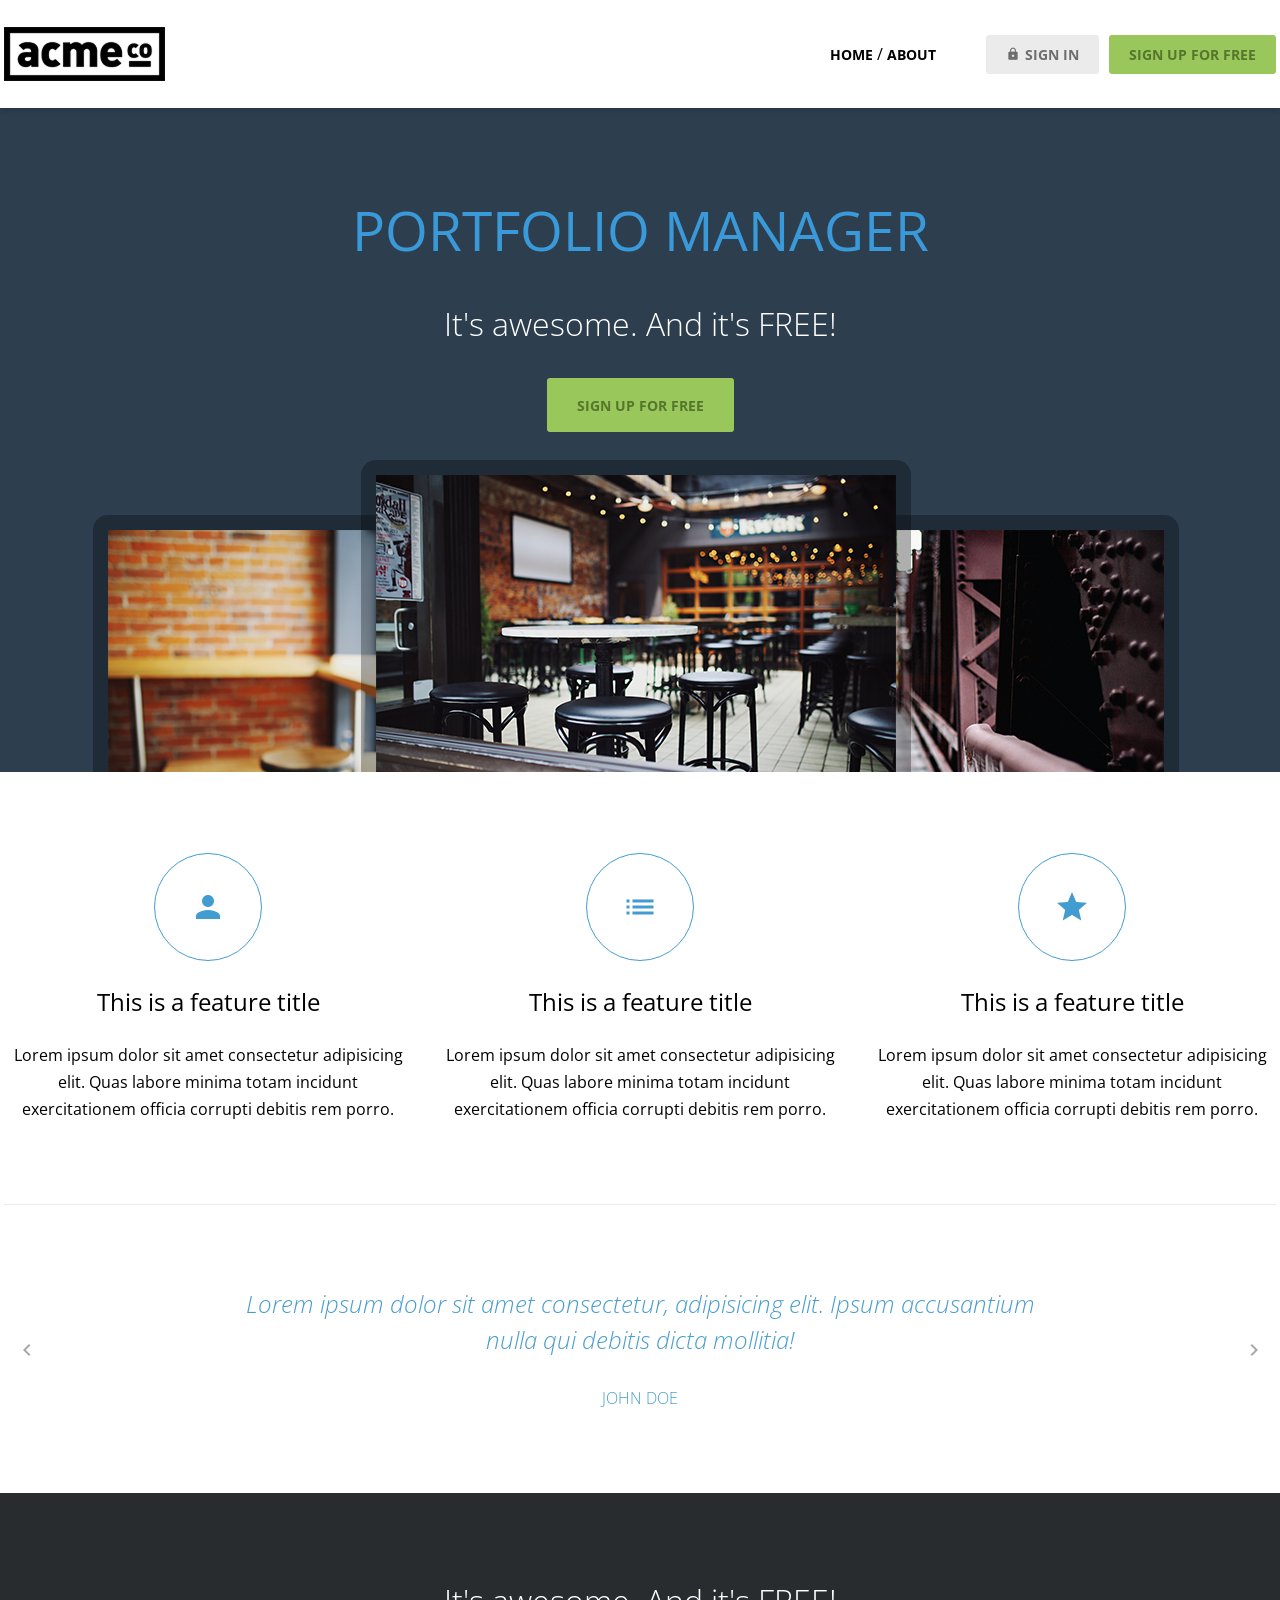
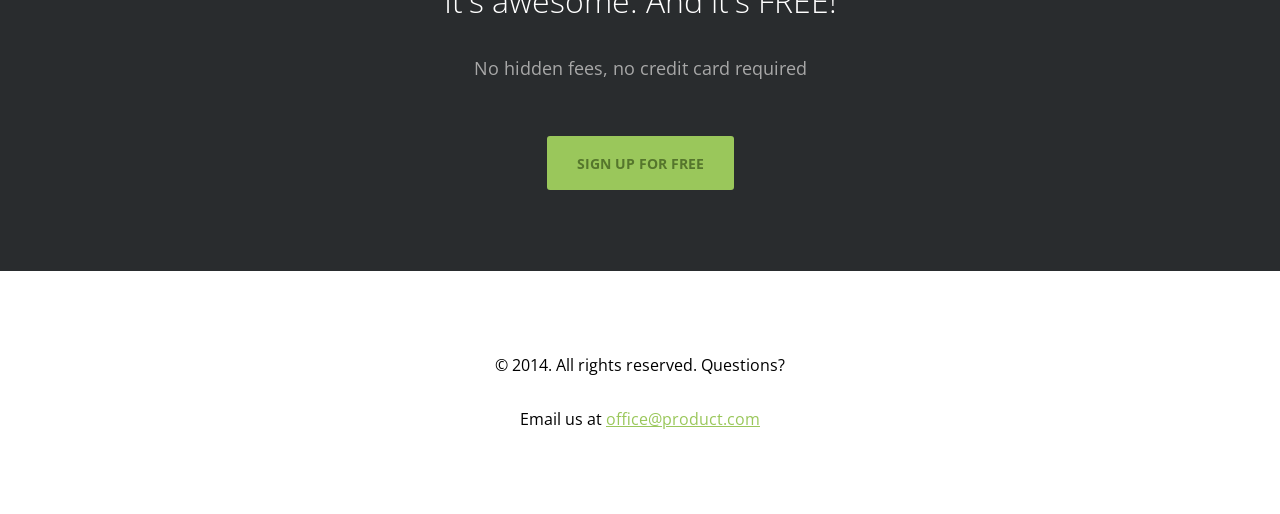
<file: index.html>
<!doctype html>
<html lang="en">
  <head>
    <meta charset="UTF-8" />
    <meta name="viewport" content="width=device-width, initial-scale=1.0" />
    <title>ACME</title>
    <link rel="preconnect" href="https://fonts.googleapis.com" />
    <link rel="preconnect" href="https://fonts.gstatic.com" crossorigin />
    <link
      href="https://fonts.googleapis.com/css2?family=Open+Sans:ital,wght@0,300..800;1,300..800&display=swap"
      rel="stylesheet"
    />
    <link href="https://fonts.googleapis.com/icon?family=Material+Icons" rel="stylesheet" />
    <link rel="stylesheet" href="css/common.css" />
    <link rel="stylesheet" href="css/index.css" />
  </head>

  <body>
    <header>
      <div class="container d-flex justify-content-between align-items-center">
        <h1 class="logo">
          <a href="index.html">
            <img src="images/logo.png" alt="acme logo" />
            <span class="hidden">ACME</span>
          </a>
        </h1>
        <nav>
          <ul class="d-flex align-items-center">
            <li>
              <a href="index.html" class="text-nav">home</a>
              /
              <a href="about.html" class="text-nav">about</a>
            </li>
            <li>
              <a href="signin.html" class="btn btn-secondary"
                ><span class="material-icons">lock</span>sign in</a
              >
            </li>
            <li>
              <a href="signup.html" class="btn btn-primary">sign up for free</a>
            </li>
          </ul>
        </nav>
      </div>
    </header>
    <main>
      <section class="hero inner-top-pd">
        <div class="container d-flex flex-column align-items-center g-1">
          <h2 class="text-heading-xl">Portfolio Manager</h2>
          <h3 class="text-body-l">It's awesome. And it's FREE!</h3>
          <a href="#" class="btn btn-primary big">sign up for free</a>
          <img src="images/hero_image.png" alt="" />
        </div>
      </section>
      <section class="features container inner-pd">
        <h2 class="hidden">Features</h2>
        <ul class="d-flex justify-content-between">
          <li>
            <div class="icon">
              <span class="material-icons">person</span>
            </div>
            <h3 class="text-heading-s">This is a feature title</h3>
            <p>
              Lorem ipsum dolor sit amet consectetur adipisicing elit. Quas labore minima totam
              incidunt exercitationem officia corrupti debitis rem porro.
            </p>
          </li>
          <li>
            <div class="icon">
              <span class="material-icons">list</span>
            </div>
            <h3 class="text-heading-s">This is a feature title</h3>
            <p>
              Lorem ipsum dolor sit amet consectetur adipisicing elit. Quas labore minima totam
              incidunt exercitationem officia corrupti debitis rem porro.
            </p>
          </li>
          <li>
            <div class="icon">
              <span class="material-icons">star</span>
            </div>
            <h3 class="text-heading-s">This is a feature title</h3>
            <p>
              Lorem ipsum dolor sit amet consectetur adipisicing elit. Quas labore minima totam
              incidunt exercitationem officia corrupti debitis rem porro.
            </p>
          </li>
        </ul>
      </section>
      <hr class="container" />
      <section class="testimonial slidewrapper container inner-pd">
        <h2 class="hidden">testimonial</h2>
        <ul class="slidecontainer">
          <li>
            <blockquote>
              <p>
                Lorem ipsum dolor sit amet consectetur, adipisicing elit. Ipsum accusantium nulla
                qui debitis dicta mollitia!
              </p>
            </blockquote>
            <small>john doe</small>
          </li>
          <li>
            <blockquote>
              <p>
                Lorem ipsum dolor sit amet consectetur, adipisicing elit. Ipsum accusantium nulla
                qui debitis dicta mollitia!
              </p>
            </blockquote>
            <small>jane</small>
          </li>
          <li>
            <blockquote>
              <p>
                Lorem ipsum dolor sit amet consectetur, adipisicing elit. Ipsum accusantium nulla
                qui debitis dicta mollitia!
              </p>
            </blockquote>
            <small>tomas</small>
          </li>
        </ul>
        <button type="button" class="button prev">
          <span class="material-icons">chevron_left</span>
        </button>
        <button type="button" class="button next">
          <span class="material-icons">chevron_right</span>
        </button>
      </section>
      <section class="cta inner-pd d-flex flex-column align-items-center g-2">
        <div class="content d-flex flex-column g-1">
          <h3 class="text-body-l">It's awesome. And it's FREE!</h3>
          <p class="text-body-m-plus">No hidden fees, no credit card required</p>
        </div>
        <a href="#" class="btn btn-primary big">sign up for free</a>
      </section>
    </main>
    <footer class="inner-pd d-flex flex-column align-items-center g-1">
      <p>&copy; 2014. All rights reserved. Questions?</p>
      <p>Email us at <a href="#" class="text-link">office@product.com</a></p>
    </footer>
    <script src="js/main.js"></script>
  </body>
</html>
</file>
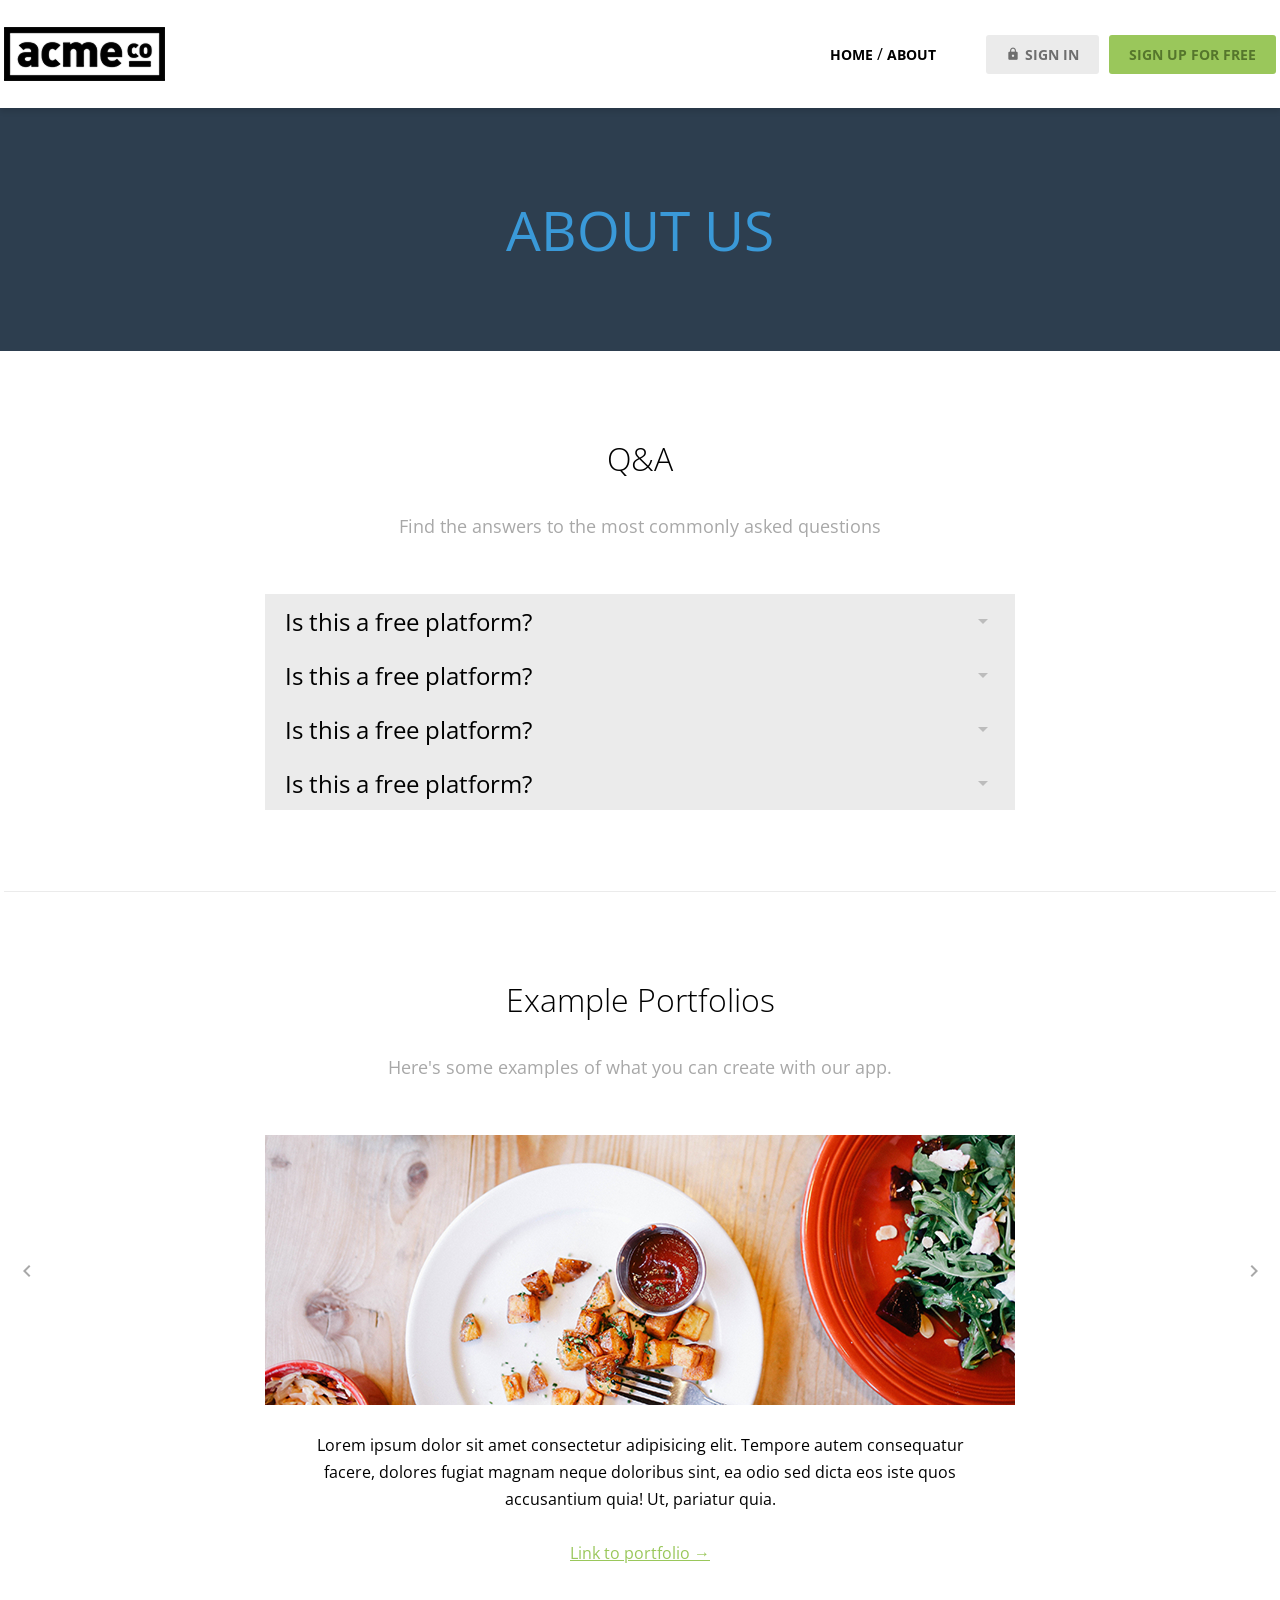
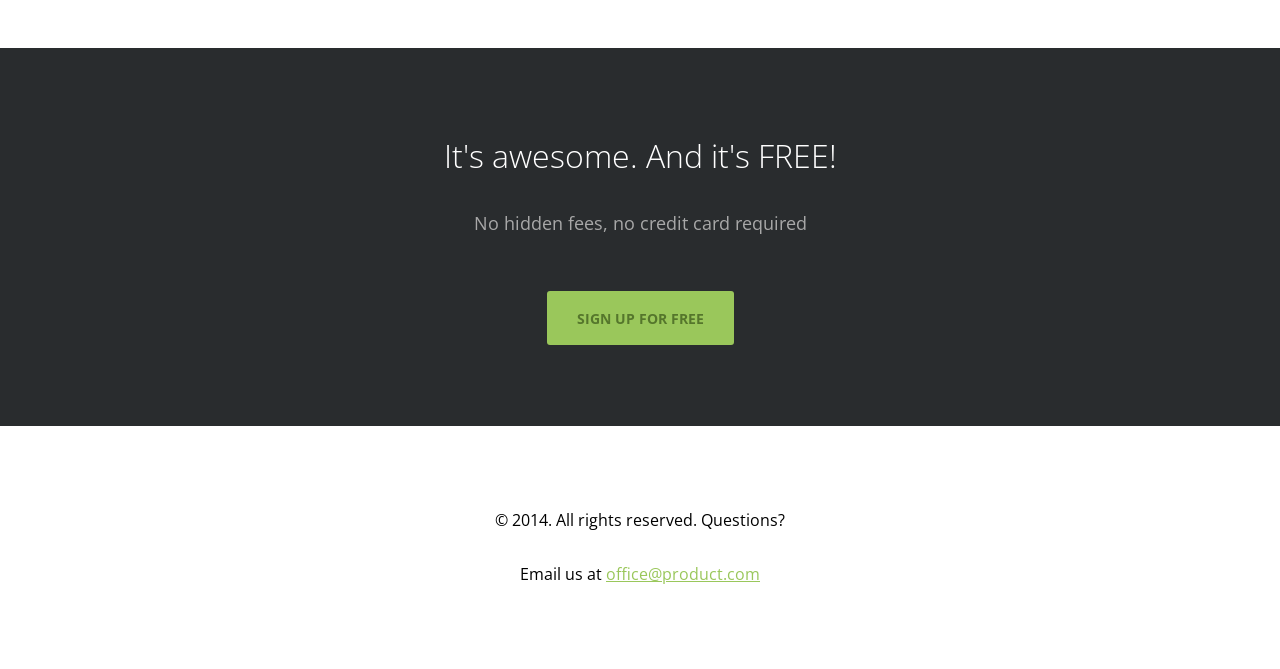
<file: about.html>
<!doctype html>
<html lang="en">
  <head>
    <meta charset="UTF-8" />
    <meta name="viewport" content="width=device-width, initial-scale=1.0" />
    <title>About - ACME</title>
    <link rel="preconnect" href="https://fonts.googleapis.com" />
    <link rel="preconnect" href="https://fonts.gstatic.com" crossorigin />
    <link
      href="https://fonts.googleapis.com/css2?family=Open+Sans:ital,wght@0,300..800;1,300..800&display=swap"
      rel="stylesheet"
    />
    <link href="https://fonts.googleapis.com/icon?family=Material+Icons" rel="stylesheet" />
    <link rel="stylesheet" href="css/common.css" />
    <link rel="stylesheet" href="css/about.css" />
  </head>

  <body>
    <header>
      <div class="container d-flex justify-content-between align-items-center">
        <h1 class="logo">
          <a href="index.html">
            <img src="images/logo.png" alt="acme logo" />
            <span class="hidden">ACME</span>
          </a>
        </h1>
        <nav>
          <ul class="d-flex align-items-center">
            <li>
              <a href="index.html" class="text-nav">home</a>
              /
              <a href="about.html" class="text-nav">about</a>
            </li>
            <li>
              <a href="signin.html" class="btn btn-secondary"
                ><span class="material-icons">lock</span>sign in</a
              >
            </li>
            <li>
              <a href="signup.html" class="btn btn-primary">sign up for free</a>
            </li>
          </ul>
        </nav>
      </div>
    </header>
    <main>
      <section class="hero inner-pd">
        <div class="container">
          <h2 class="text-heading-xl text-center">about us</h2>
        </div>
      </section>
      <section class="qna container inner-pd">
        <div class="header d-flex flex-column g-1">
          <h3 class="text-body-l">Q&amp;A</h3>
          <p class="text-body-m-plus">Find the answers to the most commonly asked questions</p>
        </div>
        <ul class="qnalist">
          <li>
            <details>
              <summary class="question">
                <span>Is this a free platform?</span>
                <span class="material-icons">arrow_drop_down</span>
              </summary>
              <div class="answer">
                <p>
                  Lorem ipsum dolor, sit amet consectetur adipisicing elit. Tempora magnam dolorem
                  perspiciatis! Delectus soluta animi quaerat ipsum labore, laboriosam mollitia
                  inventore commodi blanditiis molestiae asperiores dolorem expedita et tempore
                  deleniti.
                </p>
              </div>
            </details>
          </li>
          <li>
            <details>
              <summary class="question">
                <span>Is this a free platform?</span>
                <span class="material-icons">arrow_drop_down</span>
              </summary>
              <div class="answer">
                <p>
                  Lorem ipsum dolor, sit amet consectetur adipisicing elit. Tempora magnam dolorem
                  perspiciatis! Delectus soluta animi quaerat ipsum labore, laboriosam mollitia
                  inventore commodi blanditiis molestiae asperiores dolorem expedita et tempore
                  deleniti.
                </p>
              </div>
            </details>
          </li>
          <li>
            <details>
              <summary class="question">
                <span>Is this a free platform?</span>
                <span class="material-icons">arrow_drop_down</span>
              </summary>
              <div class="answer">
                <p>
                  Lorem ipsum dolor, sit amet consectetur adipisicing elit. Tempora magnam dolorem
                  perspiciatis! Delectus soluta animi quaerat ipsum labore, laboriosam mollitia
                  inventore commodi blanditiis molestiae asperiores dolorem expedita et tempore
                  deleniti.
                </p>
              </div>
            </details>
          </li>
          <li>
            <details>
              <summary class="question">
                <span>Is this a free platform?</span>
                <span class="material-icons">arrow_drop_down</span>
              </summary>
              <div class="answer">
                <p>
                  Lorem ipsum dolor, sit amet consectetur adipisicing elit. Tempora magnam dolorem
                  perspiciatis! Delectus soluta animi quaerat ipsum labore, laboriosam mollitia
                  inventore commodi blanditiis molestiae asperiores dolorem expedita et tempore
                  deleniti.
                </p>
              </div>
            </details>
          </li>
        </ul>
      </section>
      <hr class="container" />
      <section class="portfolio slidewrapper container inner-pd">
        <div class="header d-flex flex-column g-1">
          <h3 class="text-body-l">Example Portfolios</h3>
          <p class="text-body-m-plus">Here's some examples of what you can create with our app.</p>
        </div>
        <ul class="slidecontainer">
          <li>
            <img src="images/portfolio_01.jpg" alt="portfolio_01" />
            <p>
              Lorem ipsum dolor sit amet consectetur adipisicing elit. Tempore autem consequatur
              facere, dolores fugiat magnam neque doloribus sint, ea odio sed dicta eos iste quos
              accusantium quia! Ut, pariatur quia.
            </p>
            <a href="" class="text-link">Link to portfolio &rarr;</a>
          </li>
          <li>
            <img src="images/portfolio_01.jpg" alt="portfolio_01" />
            <p>
              Lorem ipsum dolor sit amet consectetur adipisicing elit. Tempore autem consequatur
              facere, dolores fugiat magnam neque doloribus sint, ea odio sed dicta eos iste quos
              accusantium quia! Ut, pariatur quia.
            </p>
            <a href="" class="text-link">Link to portfolio &rarr;</a>
          </li>
          <li>
            <img src="images/portfolio_01.jpg" alt="portfolio_01" />
            <p>
              Lorem ipsum dolor sit amet consectetur adipisicing elit. Tempore autem consequatur
              facere, dolores fugiat magnam neque doloribus sint, ea odio sed dicta eos iste quos
              accusantium quia! Ut, pariatur quia.
            </p>
            <a href="" class="text-link">Link to portfolio &rarr;</a>
          </li>
        </ul>
        <button type="button" class="button prev">
          <span class="material-icons">chevron_left</span>
        </button>
        <button type="button" class="button next">
          <span class="material-icons">chevron_right</span>
        </button>
      </section>
      <section class="cta inner-pd d-flex flex-column align-items-center g-2">
        <div class="content d-flex flex-column g-1">
          <h3 class="text-body-l">It's awesome. And it's FREE!</h3>
          <p class="text-body-m-plus">No hidden fees, no credit card required</p>
        </div>
        <a href="#" class="btn btn-primary big">sign up for free</a>
      </section>
    </main>
    <footer class="inner-pd d-flex flex-column align-items-center g-1">
      <p>&copy; 2014. All rights reserved. Questions?</p>
      <p>Email us at <a href="#" class="text-link">office@product.com</a></p>
    </footer>
    <script src="js/main.js"></script>
    <script src="js/about.js"></script>
  </body>
</html>
</file>
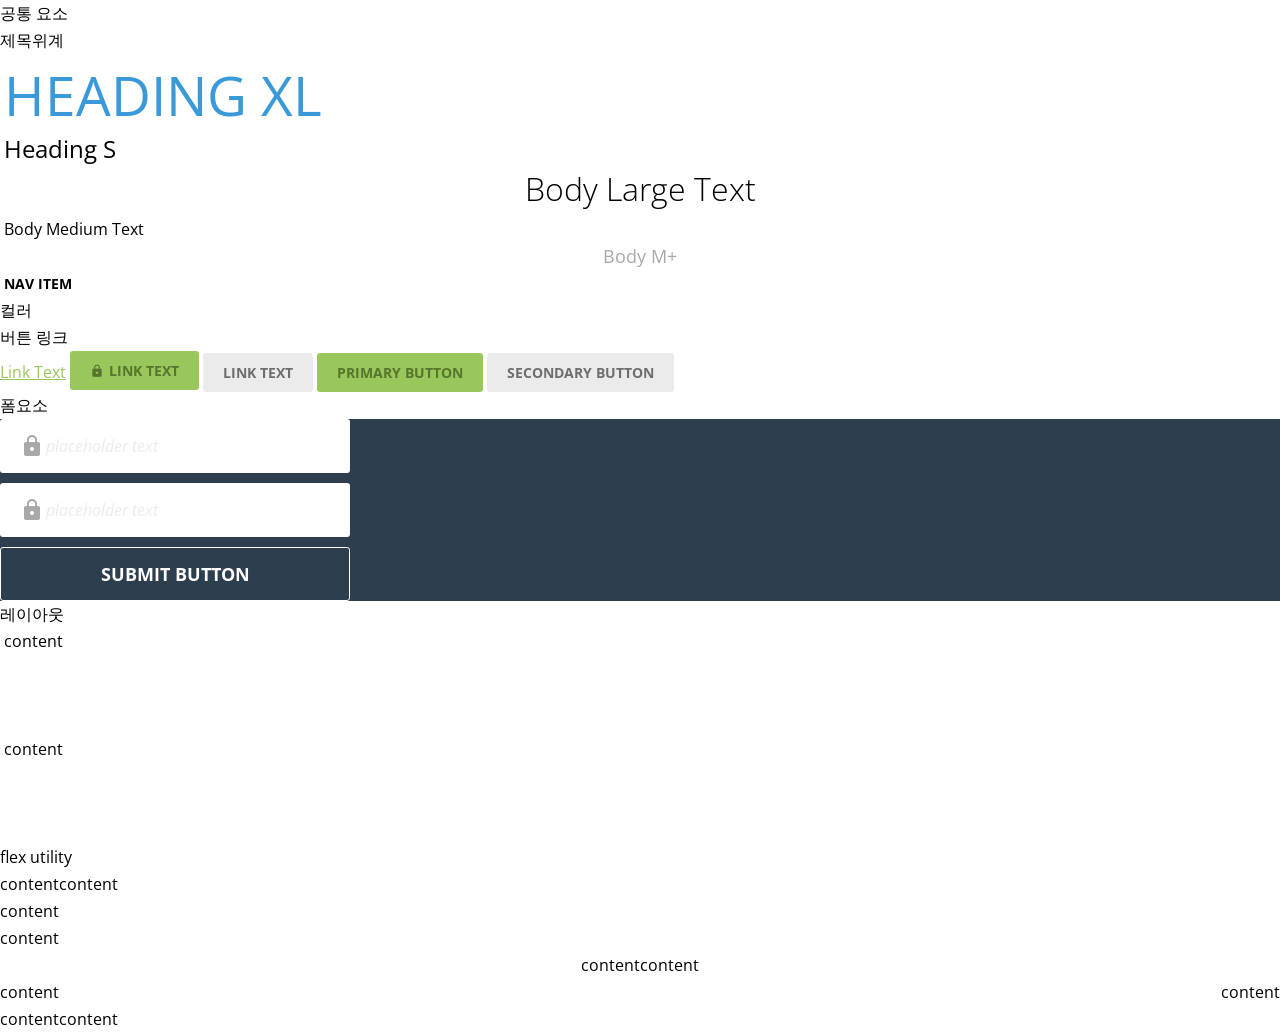
<file: common.html>
<!DOCTYPE html>
<html lang="en">

<head>
  <meta charset="UTF-8">
  <meta name="viewport" content="width=device-width, initial-scale=1.0">
  <title>ACME</title>
  <link rel="preconnect" href="https://fonts.googleapis.com">
  <link rel="preconnect" href="https://fonts.gstatic.com" crossorigin>
  <link href="https://fonts.googleapis.com/css2?family=Open+Sans:ital,wght@0,300..800;1,300..800&display=swap"
    rel="stylesheet">
  <link href="https://fonts.googleapis.com/icon?family=Material+Icons" rel="stylesheet">
  <link rel="stylesheet" href="css/common.css">
</head>

<body>
  <h1>공통 요소</h1>
  <h2>제목위계</h2>

  <!-- Typography System -->
  <div class="container">
    <!-- Heading -->
    <h1 class="text-heading-xl">Heading XL</h1>
    <h2 class="text-heading-s">Heading S</h2>

    <!-- Body -->
    <p class="text-body-l">Body Large Text</p>
    <p class="text-body-m">Body Medium Text</p>
    <p class="text-body-m-plus">Body M+</p>

    <!-- Navigation -->
    <nav>
      <ul>
        <li><a href="#" class="text-nav">Nav Item</a></li>
      </ul>
    </nav>
  </div>

  <h2>컬러</h2>
  <h2>버튼 링크</h2>
  <!-- Link -->
  <a href="#" class="text-link">Link Text</a>
  <a href="#" class="btn btn-primary"><span class="material-icons">lock</span> Link Text</a>
  <a href="#" class="btn btn-secondary">Link Text</a>

  <!-- Button -->
  <button class="btn btn-primary">Primary Button</button>
  <button class="btn btn-secondary">Secondary Button</button>

  <h2>폼요소</h2>
  <div class="hero">
    <form action="">
      <div class="field">
        <label for="useremail">
          <span class="material-icons">lock</span>
        </label>
        <input type="text" id="useremail" placeholder="placeholder text">
      </div>
      <div class="field">
        <label for="useremail">
          <span class="material-icons">lock</span>
        </label>
        <input type="text" id="useremail" placeholder="placeholder text">
      </div>
      <button type="submit">Submit button</button>
    </form>
  </div>
  <h2>레이아웃</h2>
  <div class="container">
    content
  </div>
  <div class="container inner-pd">
    content
  </div>
  <h3>flex utility</h3>
  <div class="d-flex">
    <div>content</div>
    <div>content</div>
  </div>
  <div class="d-flex flex-column">
    <div>content</div>
    <div>content</div>
  </div>
  <div class="d-flex justify-content-center">
    <div>content</div>
    <div>content</div>
  </div>
  <div class="d-flex justify-content-between">
    <div>content</div>
    <div>content</div>
  </div>
  <div class="d-flex align-items-center">
    <div>content</div>
    <div>content</div>
  </div>
</body>

</html>
</file>
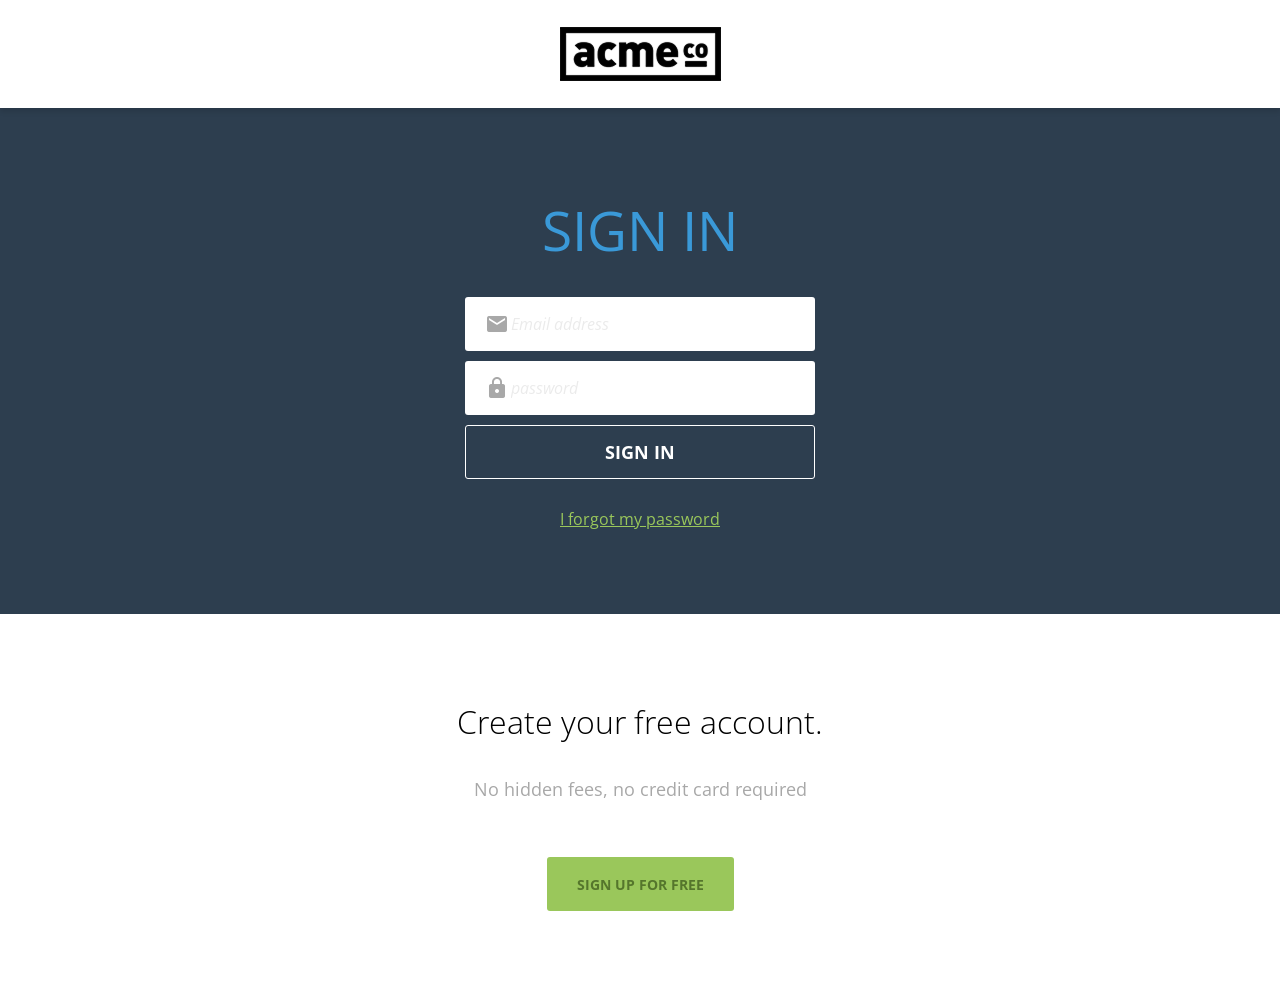
<file: signin.html>
<!doctype html>
<html lang="en">
  <head>
    <meta charset="UTF-8" />
    <meta name="viewport" content="width=device-width, initial-scale=1.0" />
    <title>Signin - ACME</title>
    <link rel="preconnect" href="https://fonts.googleapis.com" />
    <link rel="preconnect" href="https://fonts.gstatic.com" crossorigin />
    <link
      href="https://fonts.googleapis.com/css2?family=Open+Sans:ital,wght@0,300..800;1,300..800&display=swap"
      rel="stylesheet"
    />
    <link href="https://fonts.googleapis.com/icon?family=Material+Icons" rel="stylesheet" />
    <link rel="stylesheet" href="css/common.css" />
    <link rel="stylesheet" href="css/sign.css" />
  </head>

  <body>
    <header>
      <div class="container d-flex justify-content-center align-items-center">
        <h1 class="logo">
          <a href="index.html">
            <img src="images/logo.png" alt="acme logo" />
            <span class="hidden">ACME</span>
          </a>
        </h1>
      </div>
    </header>
    <main>
      <section class="hero inner-pd">
        <div class="container d-flex flex-column align-items-center g-1">
          <h2 class="text-heading-xl">Sign in</h2>
          <form action="">
            <div class="field">
              <label for="useremail">
                <span class="material-icons">email</span>
              </label>
              <input type="text" id="useremail" placeholder="Email address" />
            </div>
            <div class="field">
              <label for="useremail">
                <span class="material-icons">lock</span>
              </label>
              <input type="text" id="useremail" placeholder="password" />
            </div>
            <button type="submit">Sign in</button>
          </form>
          <a href="" class="text-link">I forgot my password</a>
        </div>
      </section>
    </main>
    <footer class="inner-pd d-flex flex-column align-items-center g-2">
      <div class="content d-flex flex-column g-1">
        <h3 class="text-body-l">Create your free account.</h3>
        <p class="text-body-m-plus">No hidden fees, no credit card required</p>
      </div>
      <a href="#" class="btn btn-primary big">sign up for free</a>
    </footer>
  </body>
</html>
</file>
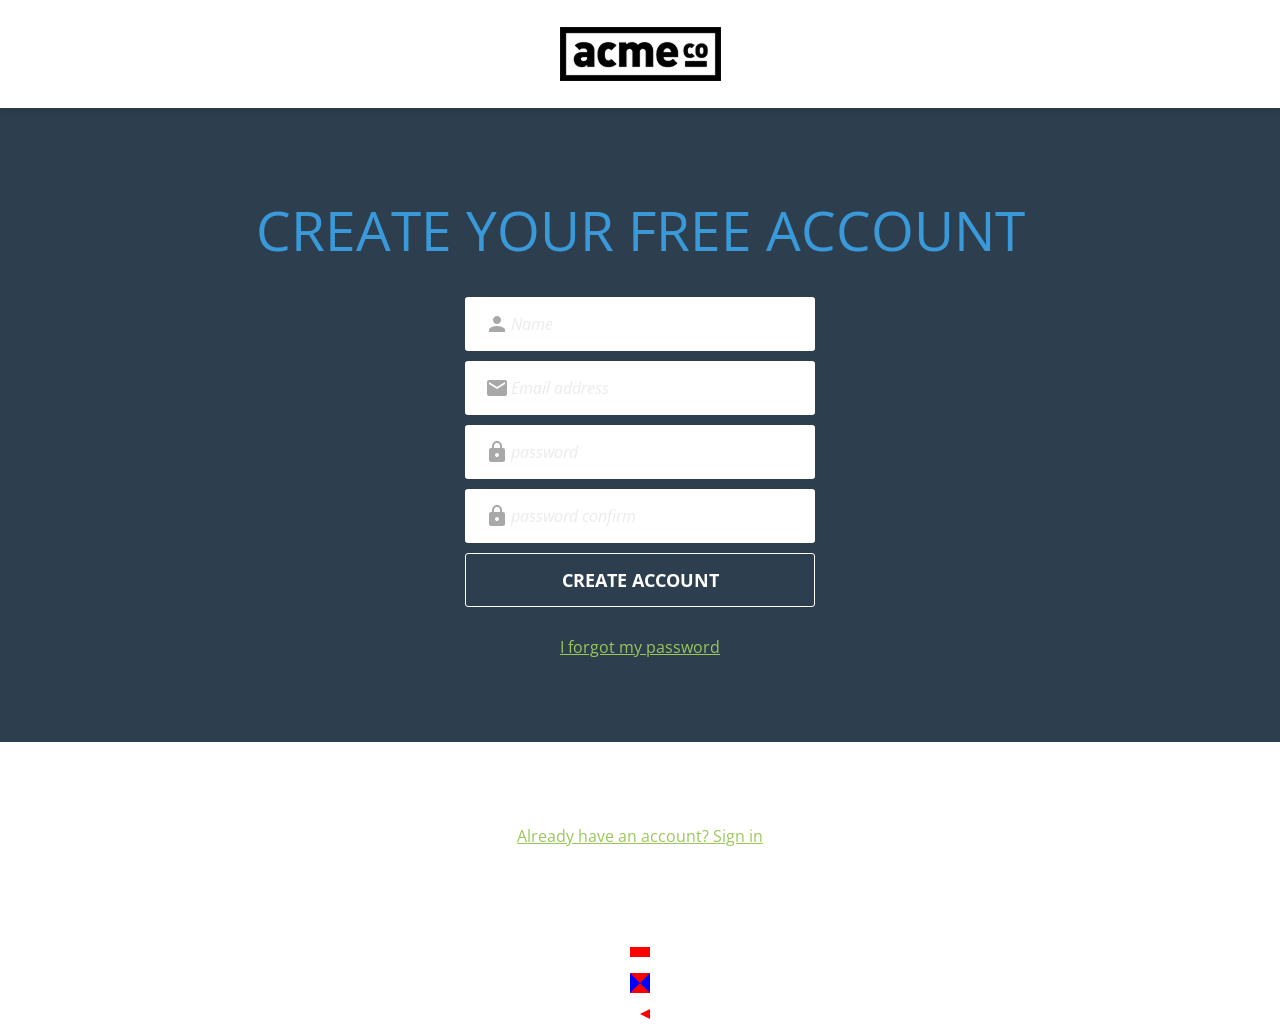
<file: signup.html>
<!doctype html>
<html lang="en">
  <head>
    <meta charset="UTF-8" />
    <meta name="viewport" content="width=device-width, initial-scale=1.0" />
    <title>Signup - ACME</title>
    <link rel="preconnect" href="https://fonts.googleapis.com" />
    <link rel="preconnect" href="https://fonts.gstatic.com" crossorigin />
    <link
      href="https://fonts.googleapis.com/css2?family=Open+Sans:ital,wght@0,300..800;1,300..800&display=swap"
      rel="stylesheet"
    />
    <link href="https://fonts.googleapis.com/icon?family=Material+Icons" rel="stylesheet" />
    <link rel="stylesheet" href="css/common.css" />
    <link rel="stylesheet" href="css/sign.css" />
  </head>

  <body>
    <header>
      <div class="container d-flex justify-content-center align-items-center">
        <h1 class="logo">
          <a href="index.html">
            <img src="images/logo.png" alt="acme logo" />
            <span class="hidden">ACME</span>
          </a>
        </h1>
      </div>
    </header>
    <main>
      <section class="hero inner-pd">
        <div class="container d-flex flex-column align-items-center g-1">
          <h2 class="text-heading-xl">create your free account</h2>
          <form action="#" novalidate>
            <div class="field">
              <label for="useremail">
                <span class="material-icons">person</span>
              </label>
              <input type="text" id="username" placeholder="Name" required />
            </div>
            <div class="field">
              <label for="useremail">
                <span class="material-icons">email</span>
              </label>
              <input type="text" id="useremail" placeholder="Email address" required />
            </div>
            <div class="field">
              <label for="userpw">
                <span class="material-icons">lock</span>
              </label>
              <input type="password" id="userpw" placeholder="password" required />
            </div>
            <div class="field">
              <label for="userpwcf">
                <span class="material-icons">lock</span>
              </label>
              <input type="password" id="userpwcf" placeholder="password confirm" required />
            </div>
            <button type="submit">create Account</button>
            <div class="feedback"></div>
          </form>
          <a href="" class="text-link">I forgot my password</a>
        </div>
      </section>
    </main>
    <footer class="inner-pd text-center">
      <a href="#" class="text-link">Already have an account? Sign in</a>
    </footer>
    <div class="box box1"></div>
    <div class="box box2"></div>
    <div class="box box3"></div>
    <script src="js/sign.js"></script>
  </body>
</html>
</file>
<file: css/index.css>
.hero h3 {
  color: var(--white);
}

.features ul {
  gap: 24px;
  text-align: center;
}
.features ul li {
  display: flex;
  flex-direction: column;
  gap: var(--base-unit);
  align-items: center;
}
.features .icon {
  width: calc(var(--base-unit) * 4);
  height: calc(var(--base-unit) * 4);
  display: flex;
  justify-content: center;
  align-items: center;
  border: 1px solid var(--medium-blue);
  border-radius: 50%;
  box-sizing: border-box;
  color: var(--medium-blue);
}
.features .icon span {
  font-size: 36px;
}
.testimonial li {
  font-weight: 300;
  color: var(--light-blue);
  text-align: center;
}
.testimonial blockquote {
  width: 840px;
  font-style: italic;
  font-size: 24px;
  line-height: 36px;
}
.testimonial small {
  font-weight: 300;
  text-transform: uppercase;
}
</file>
<file: css/about.css>
.qnalist {
  width: 750px;
  margin: 0 auto;
}
.qnalist details {
  interpolate-size: allow-keywords;
}
.qnalist details::details-content {
  block-size: 0;
  opacity: 0;
  overflow: hidden;
  transition:
    block-size 0.35s ease,
    opacity 0.35s ease;
}
.qnalist details[open]::details-content {
  block-size: auto;
  opacity: 1;
}
.qnalist details[open] .question .material-icons {
  opacity: 1;
  transform: rotate(180deg);
}
.qnalist .question {
  display: flex;
  height: calc(var(--base-unit) * 2);
  padding: 0 20px;
  justify-content: space-between;
  align-items: center;
  background: var(--super--light--gray);
  cursor: pointer;
  font-size: var(--heading--s);
  line-height: var(--base-unit);
}
.qnalist .question::-webkit-details-marker {
  display: none;
}
.qnalist .question::marker {
  content: "";
}
.qnalist .question .material-icons {
  opacity: 0.2;
  color: #000;
  transition: 0.35s;
}
.qnalist .answer {
  display: flex;
  padding: 20px 20px 30px;
  flex-direction: column;
  gap: 27px;
  box-sizing: border-box;
}
.qnalist details[open] .question {
  font-weight: bold;
}
</file>
<file: css/sign.css>
.hero form {
  position: relative;
}
.feedback {
  width: 320px;
  padding: 20px;
  color: #f30000;
  border-radius: 3px;
  background: var(--white);
  position: absolute;
  left: calc(100% + 30px);
  top: 0;
  display: flex;
  flex-direction: column;
  gap: var(--base-unit);
  visibility: hidden;
}
.feedback:after {
  content: "";
  position: absolute;
  width: 0;
  height: 0;
  border-width: 7px 8px;
  border-style: solid;
  border-color: transparent #fff transparent transparent;
  top: 30px;
  right: 100%;
}

.box {
  width: 0;
  height: 0;
  border-width: 5px 10px;
  border-style: solid;
  margin: 1rem auto;
}
.box1 {
  /* border: 10px solid red; */
  border-color: red;
}
.box2 {
  border-width: 10px;
  border-color: red blue;
}
.box3 {
  border-color: transparent red transparent transparent;
}
</file>
<file: css/common.css>
@import url("normalize.css");
@import url("reset.css");
@import url("flex-utility.css");

:root {
  /* Layout */
  --base-unit: 27px;
  --base-font: 16px;

  /* Color styles */
  --black: rgba(44, 44, 44, 1);
  --light--gray: rgba(168, 168, 168, 1);
  --medium--gray: rgba(110, 110, 110, 1);
  --super--light--gray: rgba(235, 235, 235, 1);
  --primary: rgba(154, 199, 91, 1);
  --secondary: rgba(85, 118, 44, 1);
  --white: rgba(255, 255, 255, 1);
  --hero: rgba(45, 62, 79, 1);
  --hero--title: rgba(58, 153, 216, 1);
  --medium-blue: rgba(67, 156, 207, 1);
  --light-blue: rgba(72, 157, 205, 1);
  --c-t-a: rgba(41, 44, 46, 1);

  /* Text-size styles */
  --heading--x-l: calc(var(--base-font) * 3.4375);
  --body--l: calc(var(--base-font) * 2);
  --heading--s: calc(var(--base-font) * 1.5);
  --body--m: var(--base-font);
  --nav--item: calc(var(--base-font) * 0.875);
  --body--m-plus: calc(var(--base-font) * 1.125);
  --link: var(--base-font);
  --button---secondary: calc(var(--base-font) * 0.875);
  --button---primary: calc(var(--base-font) * 0.875);
}

body {
  /* font-family: "Open Sans", sans-serif;
  font-size:var(--base-font);
  line-height:var(--base-unit); */
  font:
    var(--base-font)/var(--base-unit) "Open Sans",
    sans-serif;
}

/* 폰트 위계 */
.text-heading-xl {
  font-size: var(--heading--x-l);
  line-height: calc(var(--base-unit) * 3);
  color: var(--hero--title);
  text-transform: uppercase;
  letter-spacing: 2%;
}

.text-heading-s {
  font-size: var(--heading--s);
  line-height: var(--base-unit);
}

.text-body-l {
  font-size: var(--body--l);
  line-height: calc(var(--base-unit) * 2);
  font-weight: 300;
  text-align: center;
}

.text-body-m {
  font-size: var(--body--m);
  line-height: var(--base-unit);
}

.text-body-m-plus {
  font-size: var(--body--m-plus);
  line-height: var(--base-unit);
  text-align: center;
  color: var(--light--gray);
}
.text-nav {
  font-size: var(--nav--item);
  font-weight: bold;
  text-transform: uppercase;
}
/* 링크 버튼 */
.btn {
  height: 39px;
  background: var(--super--light--gray);
  border-radius: 3px;
  padding: 0 20px;
  display: inline-flex;
  color: var(--medium--gray);
  align-items: center;
  font-size: calc(var(--base-font) * 0.875);
  font-weight: bold;
  gap: 5px;
  text-transform: uppercase;
}
.btn .material-icons {
  font-size: 14px;
}
.btn-primary {
  background: var(--primary);
  color: var(--secondary);
}
.btn.big {
  height: calc(var(--base-unit) * 2);
  padding: 0 30px;
}

/* 폼 요소 */
.hero {
  background: var(--hero);
}
form {
  width: 350px;
  display: flex;
  flex-direction: column;
  gap: 10px;
}
form .field {
  height: calc(var(--base-unit) * 2);
  background: var(--white);
  border-radius: 3px;
  padding: 0 20px;
  display: flex;
  align-items: center;
  color: var(--light--gray);
}
form .field label {
  display: flex;
}
form .field input {
  font-style: italic;
  color: var(--black);
  width: 100%;
  outline: none;
}
form .field:focus-within {
  box-shadow: inset 0 0 5px rgba(72, 0, 255, 0.7);
}
form .field input::placeholder {
  color: var(--super--light--gray);
}
form button {
  height: calc(var(--base-unit) * 2);
  border-radius: 3px;
  display: flex;
  align-items: center;
  justify-content: center;
  color: var(--white);
  font-size: calc(var(--base-font) * 1.125);
  text-transform: uppercase;
  font-weight: bold;
  border: 1px solid var(--white);
}
/* 레이아웃 */
.container {
  max-width: 1272px;
  width: 100%;
  margin: 0 auto;
}
.inner-pd {
  padding: calc(var(--base-unit) * 3) 0;
}
.inner-top-pd {
  padding-top: calc(var(--base-unit) * 3);
}
.hidden {
  position: absolute;
  clip-path: inset(50%);
  width: 1px;
  height: 1px;
  overflow: hidden;
}

hr {
  border: none;
  /* border-top:1px solid var(--super--light--gray); */
  height: 1px;
  background: var(--super--light--gray);
}

.text-link {
  text-decoration: underline;
  color: var(--primary);
}
section .header {
  margin-bottom: calc(var(--base-unit) * 2);
}

/* 헤더 */
body > header {
  background: var(--white);
  padding: var(--base-unit) 0;
  box-shadow: 0 4px 5px rgba(0, 0, 0, 0.1);
  position: sticky;
  top: 0;
  transition: 0.3s ease-out;
}

body > header.fixed {
  padding: calc(var(--base-unit) / 2) 0;
}

header nav ul {
  gap: 10px;
}
header nav ul li:first-child {
  margin-right: 40px;
}

/* 슬라이드 */
.slidewrapper {
  position: relative;
  overflow: hidden;
}
.slidecontainer {
  width: 300%; /* js 부모 너비파악, 슬라이드 개수 파악, 너비 계산 지정할 예정 */
  display: flex;
  transition: 0.3s ease-out;
}
.slidecontainer li {
  width: 100%;
  display: flex;
  flex-direction: column;
  align-items: center;
  gap: var(--base-unit);
}
.slidecontainer li > p {
  width: 700px;
  text-align: center;
}
.slidewrapper button {
  width: 45px;
  height: 45px;
  display: flex;
  justify-content: center;
  align-items: center;
  color: var(--light--gray);
  cursor: pointer;
  position: absolute;
  top: 50%;
  transform: translateY(-50%);
}
.slidewrapper button.prev {
  left: 0;
}
.slidewrapper button.next {
  right: 0;
}

/* CTA */
.cta {
  background: var(--c-t-a);
}
.cta h3 {
  color: var(--white);
}
</file>
